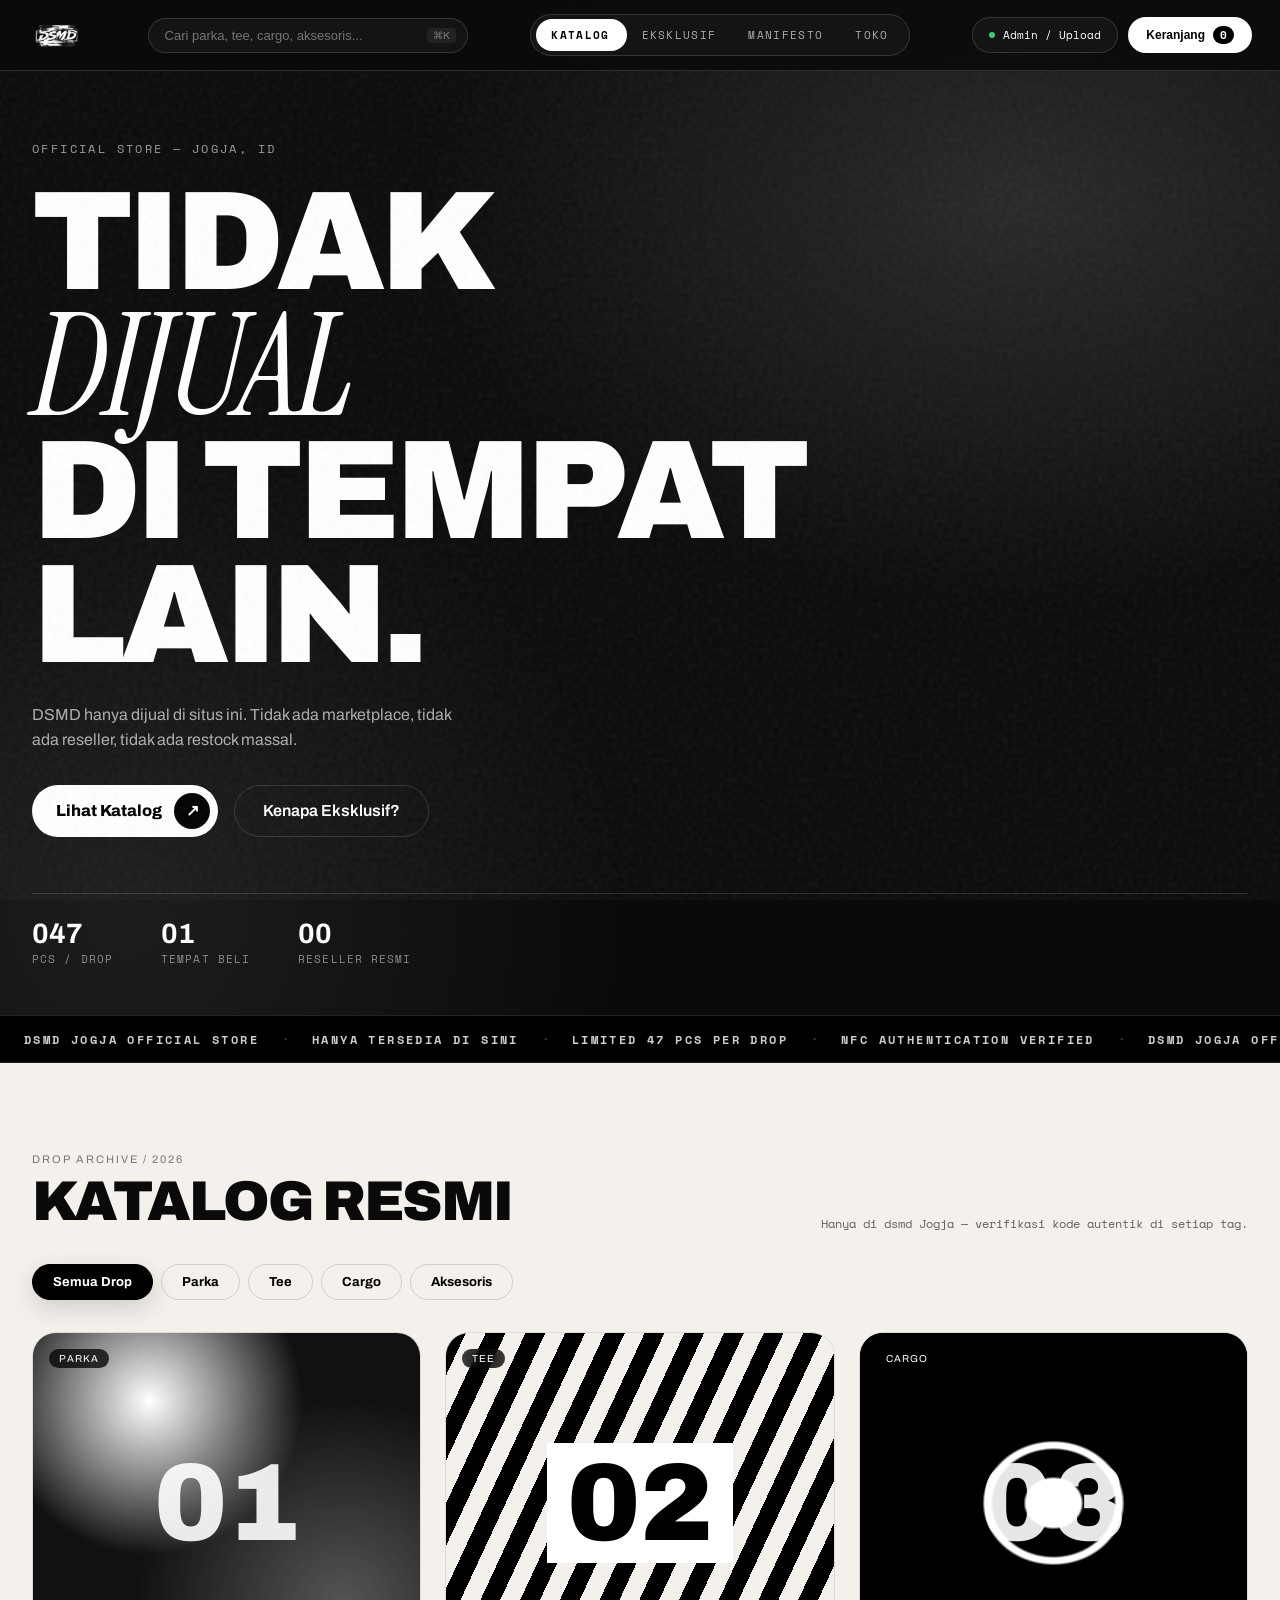
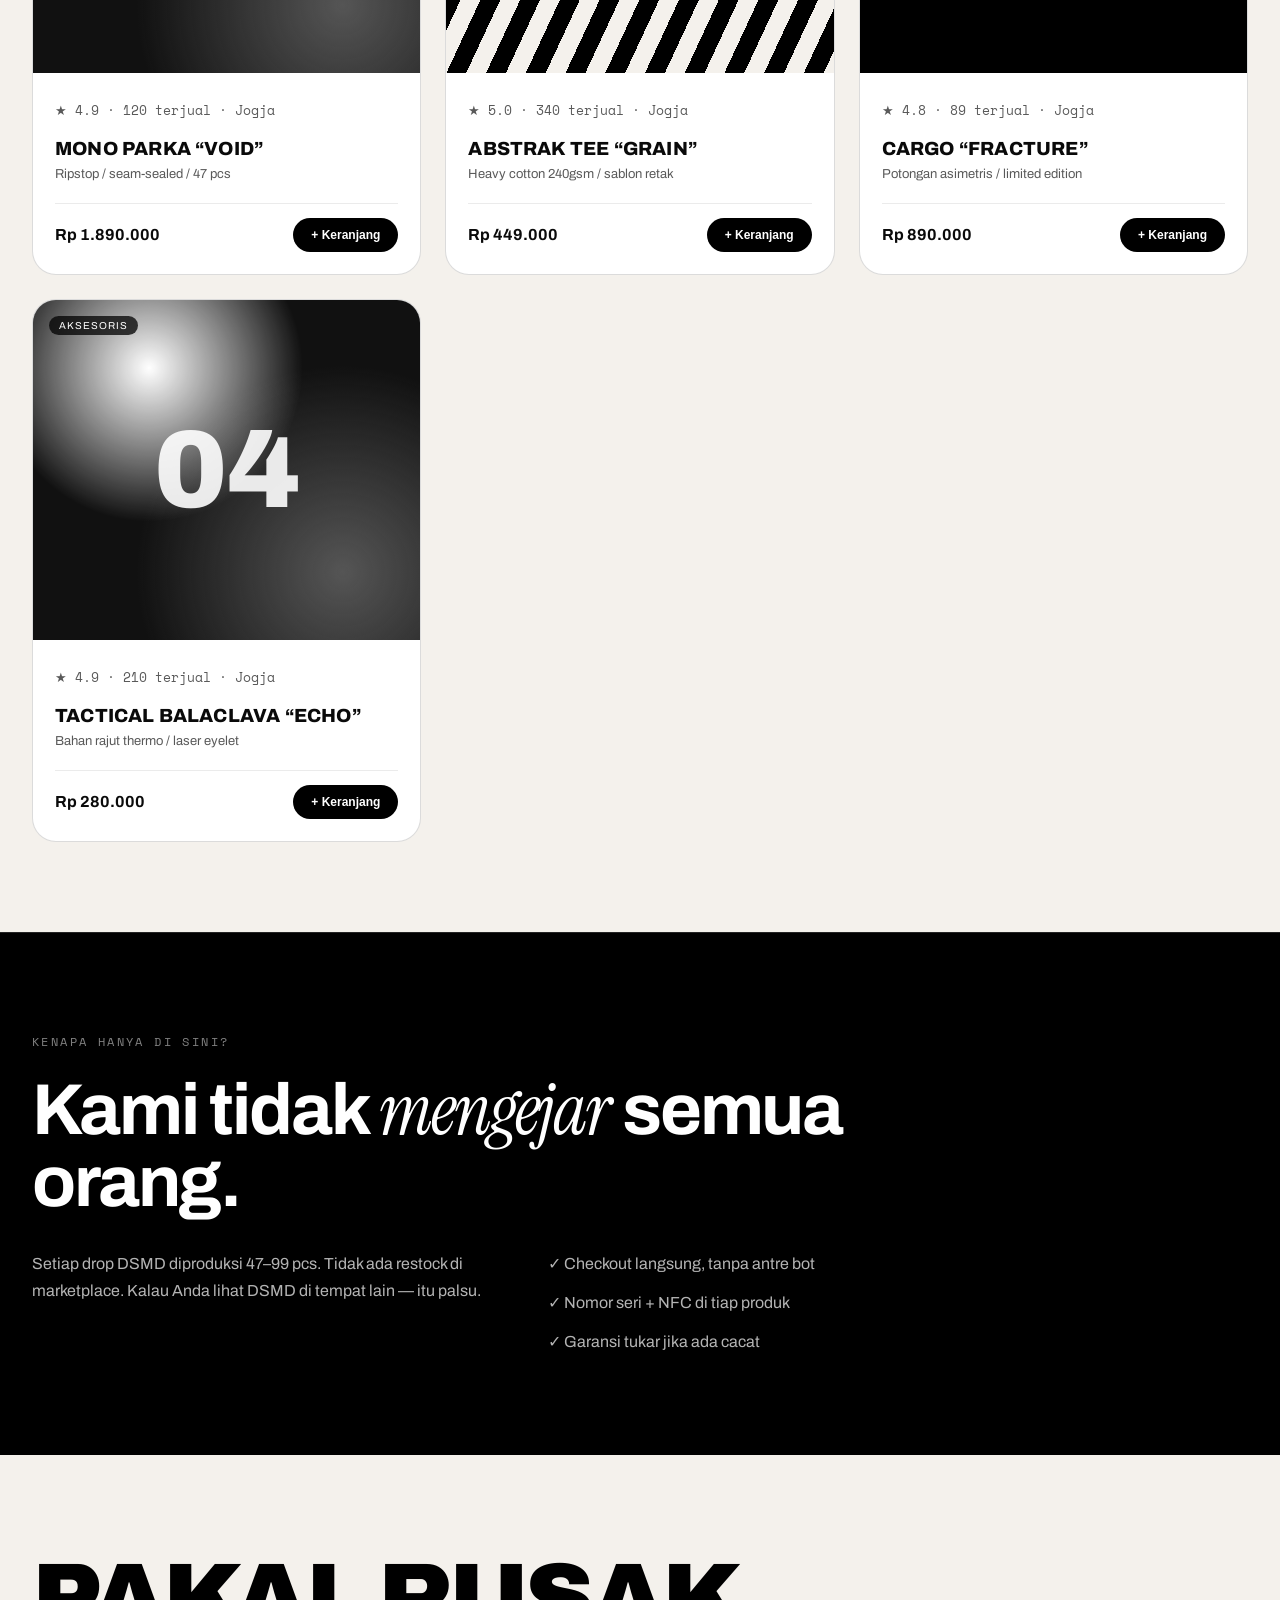
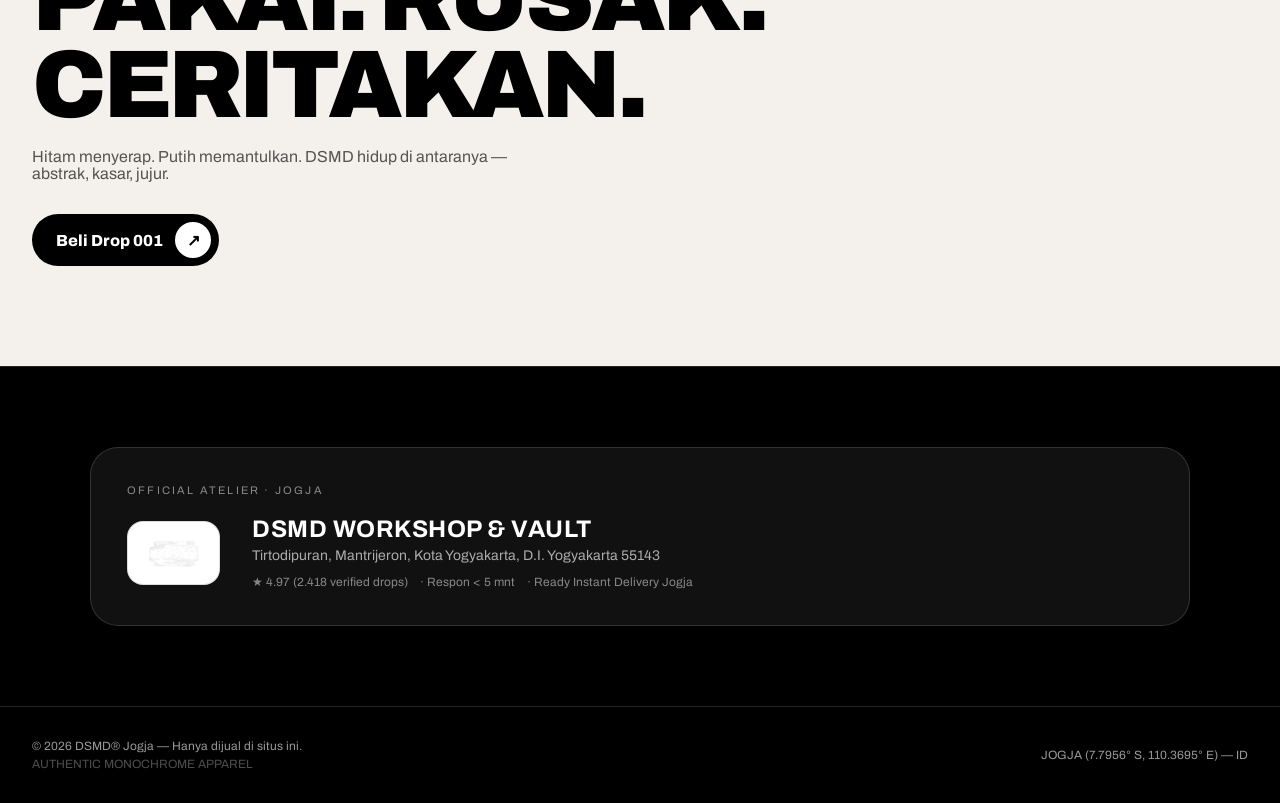
<file: index.html>
<!DOCTYPE html>
<html lang="id">
<head>
<meta charset="UTF-8">
<meta name="viewport" content="width=device-width, initial-scale=1.0">
<title>DSMD — Official Store Jogja | Hanya Dijual Di Sini</title>
<link rel="stylesheet" href="style.css">
<link rel="preconnect" href="https://fonts.googleapis.com">
<link rel="preconnect" href="https://fonts.gstatic.com" crossorigin>
<link href="https://fonts.googleapis.com/css2?family=Archivo:wdth,wght@62,100..900&family=Instrument+Serif:ital@0;1&family=Space+Mono:wght@400;700&display=swap" rel="stylesheet">
</head>
<body>
<div class="grain" aria-hidden="true"></div>
<header class="top">
  <a class="logo" href="#"><img src="logo.png" alt="DSMD"></a>
  <div class="search-wrap">
    <input type="search" id="search-input" placeholder="Cari parka, tee, cargo, aksesoris...">
    <span class="search-kbd mono">⌘K</span>
  </div>
  <nav class="nav-dock" id="nav-dock">
    <div class="dock-pill" id="dock-pill"></div>
    <a href="#katalog" class="nav-dock-link active">Katalog</a>
    <a href="#eksklusif" class="nav-dock-link">Eksklusif</a>
    <a href="#manifesto" class="nav-dock-link">Manifesto</a>
    <a href="#toko" class="nav-dock-link">Toko</a>
  </nav>
  <div class="top-actions">
    <button type="button" class="btn-admin-pill" id="btn-open-admin">
      <span class="indicator-dot"></span>
      <span>Admin / Upload</span>
    </button>
    <button type="button" class="btn-cart-pill btn-trigger-cart">
      <span>Keranjang</span>
      <b class="cart-count-badge">0</b>
    </button>
  </div>
</header>
<main>
<section class="hero">
<div class="hero-left">
<p class="kicker">OFFICIAL STORE — JOGJA, ID</p>
<h1>TIDAK<br><em>DIJUAL</em><br>DI TEMPAT<br>LAIN.</h1>
<p class="sub">DSMD hanya dijual di situs ini. Tidak ada marketplace, tidak ada reseller, tidak ada restock massal.</p>
<div class="cta-row">
<a class="btn-solid" href="#katalog"><span>Lihat Katalog</span><i>↗</i></a>
<a class="btn-ghost" href="#eksklusif">Kenapa Eksklusif?</a>
</div>
<div class="meta"><div><b>047</b><span>pcs / drop</span></div><div><b>01</b><span>tempat beli</span></div><div><b>00</b><span>reseller resmi</span></div></div>
</div>
</section>
<div class="marquee-bar" aria-hidden="true">
  <div class="marquee-track">
    <span>DSMD JOGJA OFFICIAL STORE</span><i>·</i>
    <span>HANYA TERSEDIA DI SINI</span><i>·</i>
    <span>LIMITED 47 PCS PER DROP</span><i>·</i>
    <span>NFC AUTHENTICATION VERIFIED</span><i>·</i>
    <span>DSMD JOGJA OFFICIAL STORE</span><i>·</i>
    <span>HANYA TERSEDIA DI SINI</span><i>·</i>
    <span>LIMITED 47 PCS PER DROP</span><i>·</i>
    <span>NFC AUTHENTICATION VERIFIED</span><i>·</i>
  </div>
</div>
<section class="strip" id="katalog">
<div class="strip-head">
  <div>
    <span class="mono sec-sub">DROP ARCHIVE / 2026</span>
    <h2>KATALOG RESMI</h2>
  </div>
  <p>Hanya di dsmd Jogja — verifikasi kode autentik di setiap tag.</p>
</div>
<div class="cats-dock" id="kategori">
  <button type="button" class="cat-pill active" data-cat="all">Semua Drop</button>
  <button type="button" class="cat-pill" data-cat="parka">Parka</button>
  <button type="button" class="cat-pill" data-cat="tee">Tee</button>
  <button type="button" class="cat-pill" data-cat="cargo">Cargo</button>
  <button type="button" class="cat-pill" data-cat="aksesoris">Aksesoris</button>
</div>
<div class="grid" id="catalog-grid"></div>
</section>
<section class="excl" id="eksklusif">
<div class="excl-inner">
<p class="kicker light">KENAPA HANYA DI SINI?</p>
<h2>Kami tidak <em>mengejar</em> semua orang.</h2>
<div class="cols"><p>Setiap drop DSMD diproduksi 47–99 pcs. Tidak ada restock di marketplace. Kalau Anda lihat DSMD di tempat lain — itu palsu.</p><ul><li>✓ Checkout langsung, tanpa antre bot</li><li>✓ Nomor seri + NFC di tiap produk</li><li>✓ Garansi tukar jika ada cacat</li></ul></div>
</div>
</section>
<section class="mani" id="manifesto">
<h2>PAKAI. RUSAK. CERITAKAN.</h2>
<p>Hitam menyerap. Putih memantulkan. DSMD hidup di antaranya — abstrak, kasar, jujur.</p>
<a class="btn-solid dark" href="#katalog"><span>Beli Drop 001</span><i>↗</i></a>
</section>
<section class="shop-sec" id="toko">
  <div class="shop-card">
    <div class="shop-badge mono">OFFICIAL ATELIER · JOGJA</div>
    <div class="shop-main">
      <img src="logo.png" alt="DSMD Logo" class="shop-logo">
      <div>
        <h3>DSMD WORKSHOP & VAULT</h3>
        <p>Tirtodipuran, Mantrijeron, Kota Yogyakarta, D.I. Yogyakarta 55143</p>
        <div class="shop-stats mono">
          <span>★ 4.97 (2.418 verified drops)</span>
          <span>· Respon &lt; 5 mnt</span>
          <span>· Ready Instant Delivery Jogja</span>
        </div>
      </div>
    </div>
  </div>
</section>
<footer>
  <div class="footer-left">
    <p>© 2026 DSMD® Jogja — Hanya dijual di situs ini.</p>
    <p class="mono sub-f">AUTHENTIC MONOCHROME APPAREL</p>
  </div>
  <p class="mono">JOGJA (7.7956° S, 110.3695° E) — ID</p>
</footer>
</main>

<!-- Cart Drawer -->
<div class="cart-drawer-backdrop" id="cart-drawer">
  <div class="cart-drawer-panel">
    <div class="drawer-header">
      <div>
        <h3 class="mono">KERANJANG BELANJA</h3>
        <p class="drawer-sub">Pengiriman langsung dari Workshop Jogja</p>
      </div>
      <button type="button" class="btn-drawer-close" id="btn-close-cart">✕</button>
    </div>
    <div class="drawer-items" id="cart-drawer-items"></div>
    <div class="drawer-footer">
      <div class="drawer-total-row">
        <span>TOTAL BELANJA</span>
        <b id="cart-drawer-total">Rp 0</b>
      </div>
      <button type="button" class="btn-solid w-full" id="btn-checkout">
        <span>Lanjut Checkout Resmi</span><i>↗</i>
      </button>
      <p class="drawer-note mono">Termasuk garansi NFC & sertifikat serial Jogja</p>
    </div>
  </div>
</div>

<!-- Admin Modal -->
<div class="admin-modal-backdrop" id="admin-modal">
  <div class="admin-modal-panel">
    <div class="admin-header">
      <div>
        <div class="admin-tag mono">DSMD CMS / INVENTORY LAB</div>
        <h2>UPLOAD DROP PRODUK</h2>
      </div>
      <button type="button" class="btn-drawer-close" id="btn-close-admin">✕</button>
    </div>
    <form id="form-admin-product" class="admin-form">
      <div class="form-row-2">
        <div class="form-group">
          <label for="adm-title">NAMA PRODUK</label>
          <input type="text" id="adm-title" placeholder="Contoh: HYBRID BOMBER “ECLIPSE”" required>
        </div>
        <div class="form-group">
          <label for="adm-cat">KATEGORI</label>
          <select id="adm-cat">
            <option value="parka">Parka / Outerwear</option>
            <option value="tee">Abstract Tee</option>
            <option value="cargo">Cargo Pants</option>
            <option value="aksesoris">Aksesoris / Tech</option>
          </select>
        </div>
      </div>
      <div class="form-row-2">
        <div class="form-group">
          <label for="adm-price">HARGA (RUPIAH)</label>
          <input type="number" id="adm-price" placeholder="Contoh: 1450000" required>
        </div>
        <div class="form-group">
          <label for="adm-stock">JUMLAH STOK / DROP</label>
          <input type="text" id="adm-stock" placeholder="Contoh: 47 pcs limited">
        </div>
      </div>
      <div class="form-group">
        <label for="adm-tag">SPESIFIKASI & MATERIAL</label>
        <input type="text" id="adm-tag" placeholder="Contoh: Nylon taslan / YKK waterproof zip / reflective">
      </div>
      <div class="form-group">
        <label>FOTO PRODUK</label>
        <label class="upload-dropzone" id="admin-img-preview" for="admin-file-input">
          <div class="prev-ph">
            <p>+ Klik / Geser Foto Produk Di Sini</p>
            <span class="mono">Mendukung file gambar PNG, JPG, WEBP (Otomatis Base64)</span>
          </div>
        </label>
        <input type="file" id="admin-file-input" accept="image/*" class="sr-only">
      </div>
      <div class="admin-submit-row">
        <button type="submit" class="btn-solid dark w-full">
          <span>Terbitkan Drop Ke Katalog</span><i>✓</i>
        </button>
      </div>
    </form>
  </div>
</div>

<div class="dsmd-toast" id="dsmd-toast"></div>
<script src="app.js"></script>
</body>
</html>
</file>
<file: style.css>
:root{
--bg:#0a0a0a; --paper:#f4f1ec; --ink:#0a0a0a;
--line:rgba(255,255,255,.14); --line-d:rgba(0,0,0,.14);
--ease:cubic-bezier(.16,1,.3,1);
}
*{margin:0;padding:0;box-sizing:border-box}
body{background:var(--bg);color:#fff;font-family:'Archivo',sans-serif;overflow-x:hidden}
.grain{position:fixed;inset:0;z-index:50;pointer-events:none;opacity:.07;
background-image:url("data:image/svg+xml,%3Csvg viewBox='0 0 200 200' xmlns='http://www.w3.org/2000/svg'%3E%3Cfilter id='n'%3E%3CfeTurbulence type='fractalNoise' baseFrequency='0.9'/%3E%3C/filter%3E%3Crect width='100%25' height='100%25' filter='url(%23n)'/%3E%3C/svg%3E")}
.top{position:fixed;top:0;left:0;right:0;z-index:100;display:flex;align-items:center;justify-content:space-between;padding:14px 28px;background:rgba(10,10,10,.85);backdrop-filter:blur(24px);-webkit-backdrop-filter:blur(24px);border-bottom:1px solid var(--line);gap:16px}
.logo{display:flex;align-items:center;text-decoration:none}
.logo img{height:32px;display:block;filter:invert(1);transition:transform .4s var(--ease)}
.logo:hover img{transform:scale(1.06)}
.search-wrap{position:relative;flex:1;max-width:320px;display:flex;align-items:center}
.search-wrap input{width:100%;background:#141414;border:1px solid var(--line);border-radius:100px;padding:9px 40px 9px 16px;color:#fff;font-size:13px;outline:none;transition:border-color .3s, background .3s}
.search-wrap input:focus{border-color:rgba(255,255,255,.5);background:#1a1a1a}
.search-kbd{position:absolute;right:12px;font-size:10px;color:rgba(255,255,255,.4);pointer-events:none;background:#222;padding:2px 6px;border-radius:4px}
.nav-dock{position:relative;display:flex;align-items:center;background:#141414;border:1px solid var(--line);border-radius:100px;padding:4px}
.dock-pill{position:absolute;top:4px;bottom:4px;left:0;background:#fff;border-radius:100px;pointer-events:none;transition:transform .45s var(--ease), width .45s var(--ease);z-index:1}
.nav-dock-link{position:relative;z-index:2;color:rgba(255,255,255,.65);text-decoration:none;font-family:'Space Mono',monospace;font-size:11px;text-transform:uppercase;letter-spacing:.12em;padding:8px 16px;border-radius:100px;transition:color .3s;white-space:nowrap}
.nav-dock-link.active{color:#000;font-weight:700}
.top-actions{display:flex;align-items:center;gap:10px}
.btn-admin-pill{display:inline-flex;align-items:center;gap:8px;background:#141414;color:#fff;border:1px solid var(--line);padding:9px 16px;border-radius:100px;font-family:'Space Mono',monospace;font-size:11px;cursor:pointer;transition:all .3s var(--ease)}
.btn-admin-pill:hover{background:#fff;color:#000;border-color:#fff}
.btn-admin-pill:hover .indicator-dot{background:#000}
.indicator-dot{width:6px;height:6px;border-radius:50%;background:#3cd070;display:inline-block}
.btn-cart-pill{display:inline-flex;align-items:center;gap:8px;background:#fff;color:#000;border:0;padding:9px 18px;border-radius:100px;font-weight:800;font-size:12px;cursor:pointer;transition:transform .3s var(--ease)}
.btn-cart-pill:hover{transform:scale(1.04)}
.cart-count-badge{background:#000;color:#fff;padding:1px 7px;border-radius:100px;font-size:11px;font-family:'Space Mono',monospace}
.hero{min-height:100vh;display:grid;grid-template-columns:1fr;align-items:end;padding:140px 32px 48px;position:relative;
background:radial-gradient(600px 400px at 80% 20%,rgba(255,255,255,.12),transparent),radial-gradient(500px 500px at 10% 90%,rgba(255,255,255,.08),transparent),#0a0a0a}
.kicker{font-family:'Space Mono',monospace;font-size:12px;letter-spacing:.2em;color:rgba(255,255,255,.6);margin-bottom:24px}
.hero h1{font-size:clamp(56px,11vw,148px);line-height:.88;font-weight:900;letter-spacing:-.04em;text-transform:uppercase}
.hero h1 em{font-family:'Instrument Serif',serif;font-weight:400;font-style:italic;text-transform:none;letter-spacing:-.02em}
.sub{max-width:420px;margin-top:24px;color:rgba(255,255,255,.65);line-height:1.6}
.cta-row{display:flex;gap:16px;margin-top:32px;flex-wrap:wrap}
.btn-solid{background:#fff;color:#000;text-decoration:none;display:inline-flex;align-items:center;gap:12px;padding:8px 8px 8px 24px;border-radius:100px;font-weight:800}
.btn-solid i{background:#000;color:#fff;width:36px;height:36px;display:grid;place-items:center;border-radius:50%;font-style:normal}
.btn-ghost{color:#fff;text-decoration:none;border:1px solid var(--line);padding:16px 28px;border-radius:100px;font-weight:600}
.meta{display:flex;gap:48px;margin-top:56px;border-top:1px solid var(--line);padding-top:24px}
.meta b{display:block;font-size:28px}
.meta span{font-family:'Space Mono',monospace;font-size:11px;color:rgba(255,255,255,.5);text-transform:uppercase;letter-spacing:.1em}

.marquee-bar{background:#000;border-top:1px solid var(--line);border-bottom:1px solid var(--line);overflow:hidden;padding:14px 0;white-space:nowrap}
.marquee-track{display:inline-flex;align-items:center;animation:marquee 24s linear infinite}
.marquee-track span{font-family:'Space Mono',monospace;font-size:12px;font-weight:700;letter-spacing:.2em;color:rgba(255,255,255,.8);padding:0 24px}
.marquee-track i{color:rgba(255,255,255,.3);font-style:normal;font-size:16px}
@keyframes marquee{0%{transform:translateX(0)}100%{transform:translateX(-50%)}}

.strip{background:var(--paper);color:var(--ink);padding:90px 32px;transition:background .3s}
.strip-head{display:flex;justify-content:space-between;align-items:end;margin-bottom:32px;flex-wrap:wrap;gap:16px}
.sec-sub{font-size:11px;letter-spacing:.18em;color:rgba(0,0,0,.5);display:block;margin-bottom:6px}
.strip-head h2{font-size:clamp(32px,5vw,56px);font-weight:900;letter-spacing:-.03em}
.strip-head p{font-family:'Space Mono',monospace;font-size:12px;color:rgba(0,0,0,.6)}

.cats-dock{display:flex;gap:8px;margin-bottom:32px;flex-wrap:wrap}
.cat-pill{background:none;border:1px solid var(--line-d);color:#000;font-family:'Archivo',sans-serif;font-size:13px;font-weight:700;padding:10px 20px;border-radius:100px;cursor:pointer;transition:all .3s var(--ease)}
.cat-pill:hover{border-color:#000;transform:translateY(-2px)}
.cat-pill.active{background:#000;color:#fff;border-color:#000;box-shadow:0 8px 24px rgba(0,0,0,.15)}

.grid{display:grid;grid-template-columns:repeat(auto-fill,minmax(300px,1fr));gap:24px;transition:opacity .2s var(--ease)}
.grid.grid-fade{opacity:0;transform:translateY(8px)}
.card{background:#fff;border:1px solid var(--line-d);border-radius:24px;overflow:hidden;transition:transform .5s var(--ease), box-shadow .5s var(--ease);display:flex;flex-direction:column;animation:cardReveal .6s var(--ease) backwards}
@keyframes cardReveal{from{opacity:0;transform:translateY(24px)}to{opacity:1;transform:translateY(0)}}
.card:hover{transform:translateY(-8px);box-shadow:0 20px 40px rgba(0,0,0,.12)}
.thumb{height:340px;display:grid;place-items:center;position:relative;overflow:hidden;background:#111}
.thumb span{font-size:110px;font-weight:900;color:rgba(255,255,255,.9)}
.card-badge{position:absolute;top:16px;left:16px;background:rgba(0,0,0,.75);color:#fff;padding:4px 10px;border-radius:100px;font-size:10px;letter-spacing:.1em;backdrop-filter:blur(8px)}
.card-custom-img{width:100%;height:100%;object-fit:cover;display:block}
.custom-thumb{background:#000}
.t1{background:radial-gradient(circle at 30% 20%,#fff 0,transparent 40%),radial-gradient(circle at 80% 80%,#555 0,transparent 50%),#111}
.t2{background:repeating-linear-gradient(115deg,#000 0 18px,#f4f1ec 18px 36px)}
.t2 span{color:#000;background:#fff;padding:0 20px}
.t3{background:radial-gradient(ellipse at 50% 50%,#fff 10%,#000 11%,#000 22%,#fff 23%,#fff 25%,#000 26%),#000}
.info{padding:22px;flex:1;display:flex;flex-direction:column}
.rate{font-family:'Space Mono',monospace;font-size:11px;color:rgba(0,0,0,.5);margin-bottom:8px}
.info h3{font-size:19px;letter-spacing:.01em;font-weight:800}
.info p{font-size:13px;color:rgba(0,0,0,.65);margin:6px 0 18px;line-height:1.5}
.row{display:flex;justify-content:space-between;align-items:center;margin-top:auto;padding-top:14px;border-top:1px solid rgba(0,0,0,.08)}
.card-actions{display:flex;align-items:center;gap:8px}
.btn-del{background:none;border:1px solid rgba(0,0,0,.2);width:32px;height:32px;border-radius:50%;cursor:pointer;font-size:12px;transition:all .2s}
.btn-del:hover{background:#ff2d55;border-color:#ff2d55;color:#fff}
.btn-add-cart{background:#000;color:#fff;border:0;padding:10px 18px;border-radius:100px;font-weight:700;font-size:12px;cursor:pointer;transition:transform .3s var(--ease), background .3s}
.btn-add-cart:hover{transform:scale(1.05);background:#222}
.empty-state{grid-column:1/-1;text-align:center;padding:80px 20px;background:#fff;border-radius:24px;border:1px dashed var(--line-d)}
.btn-ghost.sm{margin-top:16px;display:inline-block;padding:10px 20px;font-size:12px;background:#000;color:#fff}
.excl{background:#000;padding:100px 32px;border-top:1px solid var(--line)}
.excl-inner{max-width:1000px}
.kicker.light{color:rgba(255,255,255,.5)}
.excl h2{font-size:clamp(36px,6vw,72px);letter-spacing:-.03em;line-height:1}
.excl h2 em{font-family:'Instrument Serif',serif;font-weight:400}
.cols{display:grid;grid-template-columns:1fr 1fr;gap:32px;margin-top:32px;color:rgba(255,255,255,.7);line-height:1.7}
.cols ul{list-style:none;display:grid;gap:12px}
.mani{background:var(--paper);color:#000;padding:100px 32px;text-align:left}
.mani h2{font-size:clamp(40px,8vw,96px);font-weight:900;letter-spacing:-.04em;line-height:.9}
.mani p{margin:20px 0 32px;max-width:480px;color:rgba(0,0,0,.65)}
.btn-solid.dark{background:#000;color:#fff}
.btn-solid.dark i{background:#fff;color:#000}
.shop-sec{background:#000;padding:80px 32px;border-top:1px solid var(--line)}
.shop-card{background:#111;border:1px solid var(--line);border-radius:28px;padding:36px;max-width:1100px;margin:0 auto;position:relative;overflow:hidden}
.shop-badge{font-size:11px;letter-spacing:.2em;color:rgba(255,255,255,.5);margin-bottom:20px}
.shop-main{display:flex;align-items:center;gap:32px;flex-wrap:wrap}
.shop-logo{height:64px;filter:invert(1);padding:12px;background:#000;border:1px solid var(--line);border-radius:16px}
.shop-main h3{font-size:24px;letter-spacing:.02em;margin-bottom:6px}
.shop-main p{color:rgba(255,255,255,.65);font-size:14px;margin-bottom:12px}
.shop-stats{display:flex;gap:12px;font-size:12px;color:rgba(255,255,255,.5);flex-wrap:wrap}
footer{display:flex;justify-content:space-between;align-items:center;padding:32px;background:#000;border-top:1px solid var(--line);font-size:12px;color:rgba(255,255,255,.6);flex-wrap:wrap;gap:16px}
.sub-f{color:rgba(255,255,255,.3);margin-top:4px}

/* Cart Drawer */
.cart-drawer-backdrop{position:fixed;inset:0;background:rgba(0,0,0,.7);backdrop-filter:blur(12px);-webkit-backdrop-filter:blur(12px);z-index:200;opacity:0;pointer-events:none;transition:opacity .4s var(--ease)}
.cart-drawer-backdrop.open{opacity:1;pointer-events:auto}
.cart-drawer-panel{position:absolute;top:0;right:0;bottom:0;width:100%;max-width:440px;background:#0e0e0e;border-left:1px solid var(--line);display:flex;flex-direction:column;transform:translateX(100%);transition:transform .45s var(--ease);padding:32px 24px}
.cart-drawer-backdrop.open .cart-drawer-panel{transform:translateX(0)}
.drawer-header{display:flex;justify-content:space-between;align-items:flex-start;padding-bottom:20px;border-bottom:1px solid var(--line)}
.drawer-header h3{font-size:16px;letter-spacing:.12em}
.drawer-sub{font-size:12px;color:rgba(255,255,255,.5);margin-top:4px}
.btn-drawer-close{background:none;border:1px solid var(--line);color:#fff;width:36px;height:36px;border-radius:50%;cursor:pointer;font-size:14px;transition:all .2s}
.btn-drawer-close:hover{background:#fff;color:#000}
.drawer-items{flex:1;overflow-y:auto;padding:20px 0;display:flex;flex-direction:column;gap:16px}
.cart-item-row{display:flex;gap:14px;align-items:center;background:#141414;border:1px solid var(--line);border-radius:16px;padding:12px}
.c-thumb{width:64px;height:64px;background:#000;border-radius:10px;overflow:hidden;display:grid;place-items:center;flex-shrink:0}
.c-thumb img{width:100%;height:100%;object-fit:cover}
.c-thumb span{font-family:'Space Mono',monospace;font-size:18px;font-weight:700}
.c-desc{flex:1}
.c-desc h4{font-size:13px;letter-spacing:.02em;margin-bottom:4px}
.c-price{font-family:'Space Mono',monospace;font-size:12px;color:rgba(255,255,255,.7);margin-bottom:8px}
.c-qty-row{display:inline-flex;align-items:center;background:#000;border:1px solid var(--line);border-radius:100px;padding:2px 8px;gap:10px;font-size:12px}
.c-qty-btn{background:none;border:0;color:#fff;cursor:pointer;font-size:14px;padding:0 4px}
.c-del-btn{background:none;border:0;color:rgba(255,255,255,.4);cursor:pointer;padding:6px;font-size:14px}
.c-del-btn:hover{color:#ff2d55}
.empty-cart{text-align:center;padding:60px 10px;color:rgba(255,255,255,.5)}
.sub-empty{font-size:13px;margin-top:8px}
.drawer-footer{border-top:1px solid var(--line);padding-top:20px}
.drawer-total-row{display:flex;justify-content:space-between;align-items:baseline;margin-bottom:16px;font-family:'Space Mono',monospace}
.drawer-total-row span{font-size:12px;color:rgba(255,255,255,.6)}
.drawer-total-row b{font-size:20px;color:#fff}
.w-full{width:100%;justify-content:center}
.drawer-note{font-size:10px;color:rgba(255,255,255,.4);text-align:center;margin-top:12px;letter-spacing:.06em}

/* Admin Modal */
.admin-modal-backdrop{position:fixed;inset:0;background:rgba(0,0,0,.8);backdrop-filter:blur(16px);-webkit-backdrop-filter:blur(16px);z-index:200;display:grid;place-items:center;padding:20px;opacity:0;pointer-events:none;transition:opacity .35s var(--ease)}
.admin-modal-backdrop.active{opacity:1;pointer-events:auto}
.admin-modal-panel{background:#111;border:1px solid var(--line);border-radius:28px;width:100%;max-width:580px;max-height:90vh;overflow-y:auto;padding:36px;box-shadow:0 30px 60px rgba(0,0,0,.5);transform:scale(.95) translateY(12px);transition:transform .4s var(--ease)}
.admin-modal-backdrop.active .admin-modal-panel{transform:scale(1) translateY(0)}
.admin-header{display:flex;justify-content:space-between;align-items:flex-start;margin-bottom:28px;border-bottom:1px solid var(--line);padding-bottom:18px}
.admin-tag{font-size:11px;letter-spacing:.2em;color:rgba(255,255,255,.5);margin-bottom:6px}
.admin-header h2{font-size:24px;font-weight:900;letter-spacing:-.02em}
.admin-form{display:flex;flex-direction:column;gap:18px}
.form-row-2{display:grid;grid-template-columns:1fr 1fr;gap:14px}
.form-group{display:flex;flex-direction:column;gap:8px}
.form-group label{font-family:'Space Mono',monospace;font-size:11px;letter-spacing:.1em;color:rgba(255,255,255,.6)}
.form-group input, .form-group select{background:#181818;border:1px solid var(--line);color:#fff;border-radius:12px;padding:12px 14px;font-size:13px;outline:none;font-family:'Archivo',sans-serif;transition:border-color .3s}
.form-group input:focus, .form-group select:focus{border-color:#fff}
.upload-dropzone{display:flex;flex-direction:column;align-items:center;justify-content:center;border:2px dashed var(--line);border-radius:16px;min-height:160px;padding:20px;cursor:pointer;background:#151515;transition:all .3s var(--ease);position:relative;overflow:hidden}
.upload-dropzone:hover{border-color:rgba(255,255,255,.7);background:#1a1a1a}
.prev-ph{text-align:center;display:flex;flex-direction:column;gap:6px}
.prev-ph p{font-weight:700;font-size:13px}
.prev-ph span{font-size:10px;color:rgba(255,255,255,.4)}
.preview-active-img{width:100%;max-height:220px;object-fit:cover;border-radius:12px}
.btn-remove-prev{margin-top:10px;background:#000;color:#fff;border:1px solid var(--line);padding:6px 14px;border-radius:100px;font-size:11px;cursor:pointer}
.sr-only{position:absolute;width:1px;height:1px;padding:0;margin:-1px;overflow:hidden;clip:rect(0,0,0,0);border:0}
.admin-submit-row{margin-top:12px}

/* Toast */
.dsmd-toast{position:fixed;bottom:28px;left:50%;transform:translateX(-50%) translateY(40px);background:#fff;color:#000;font-family:'Space Mono',monospace;font-size:12px;font-weight:700;padding:12px 24px;border-radius:100px;z-index:300;box-shadow:0 12px 30px rgba(0,0,0,.4);opacity:0;pointer-events:none;transition:all .4s var(--ease);letter-spacing:.04em}
.dsmd-toast.show{opacity:1;transform:translateX(-50%) translateY(0);pointer-events:auto}

/* Responsive */
@media(max-width:960px){
  .top{padding:12px 18px}
  .search-wrap{display:none}
  .nav-dock{display:none}
  .hero{padding:120px 20px 32px}
  .form-row-2{grid-template-columns:1fr}
  .shop-card{padding:24px}
  .shop-main{flex-direction:column;align-items:flex-start}
}
</file>
